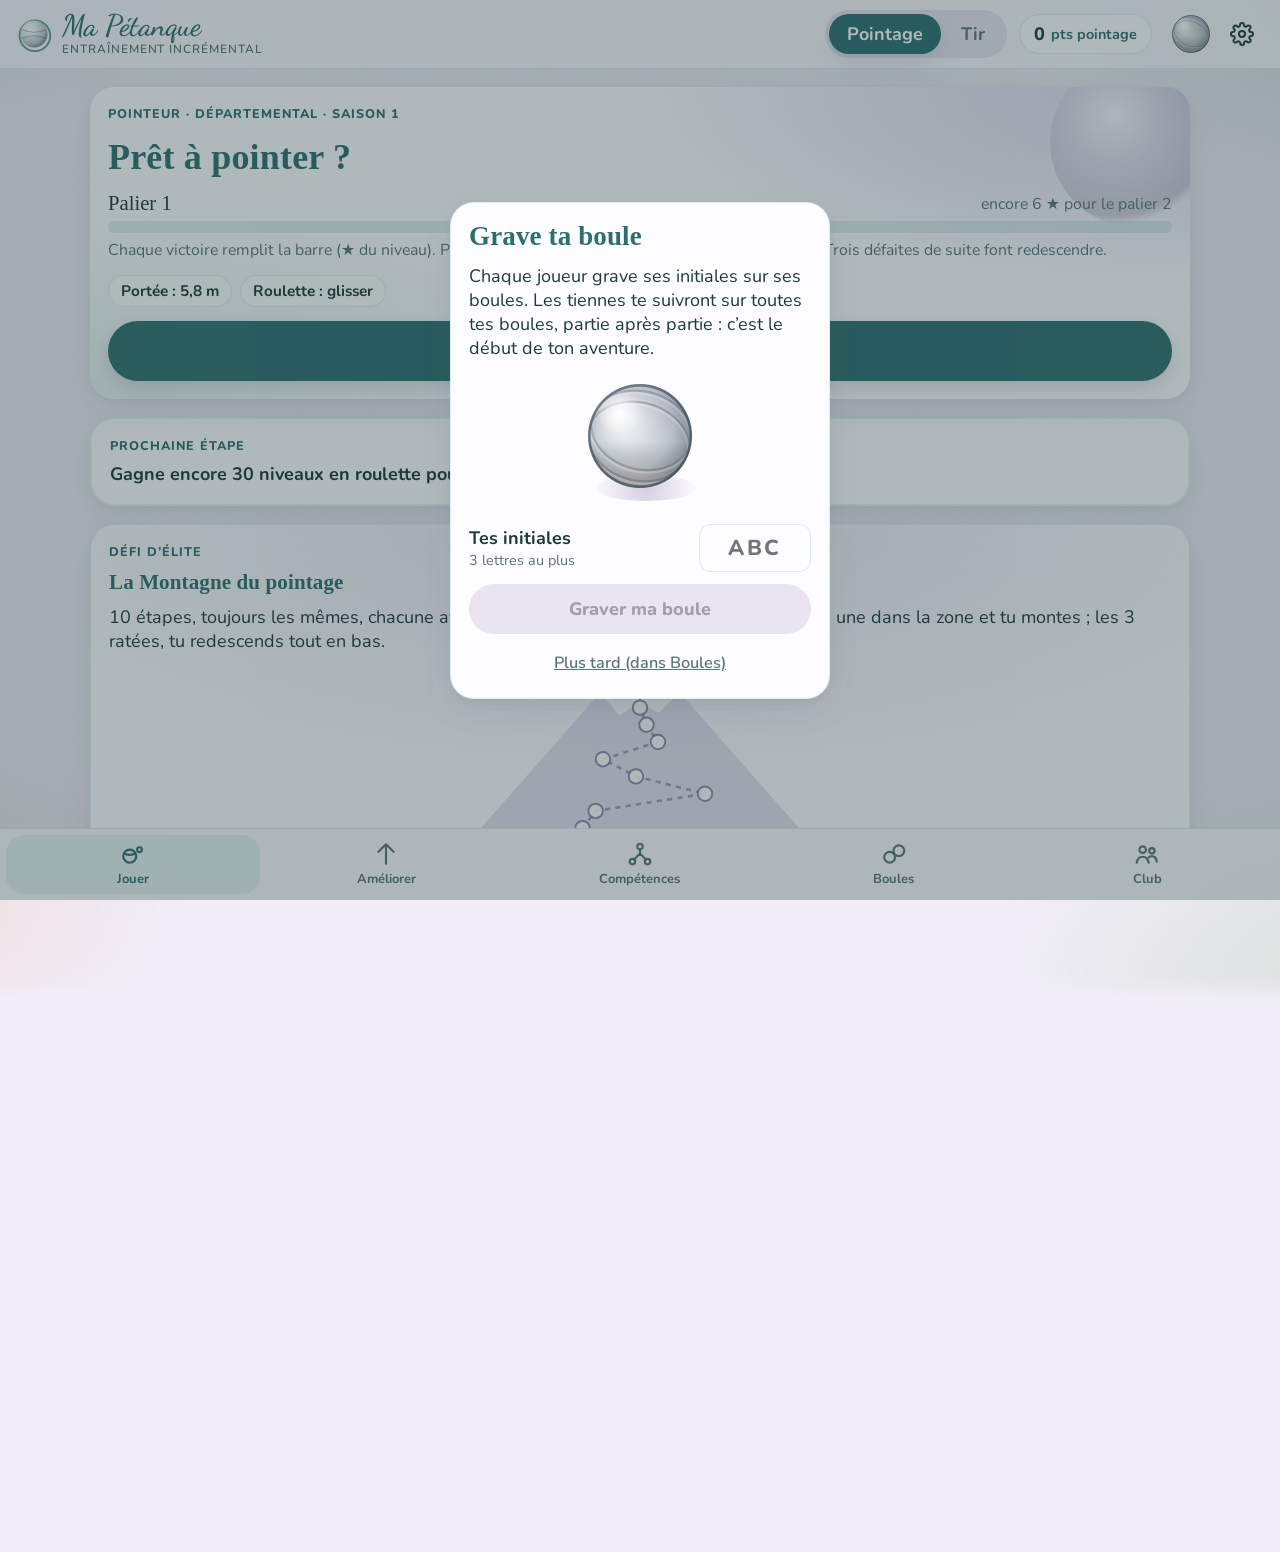
<file: index.html>
<!doctype html>
<html lang="fr">
<head>
<meta charset="utf-8">
<meta name="viewport" content="width=device-width, initial-scale=1">
<title>Ma Pétanque</title>
<meta http-equiv="refresh" content="0; url=ma-petanque/">
</head>
<body><p><a href="ma-petanque/">Ma Pétanque</a></p></body>
</html>
</file>
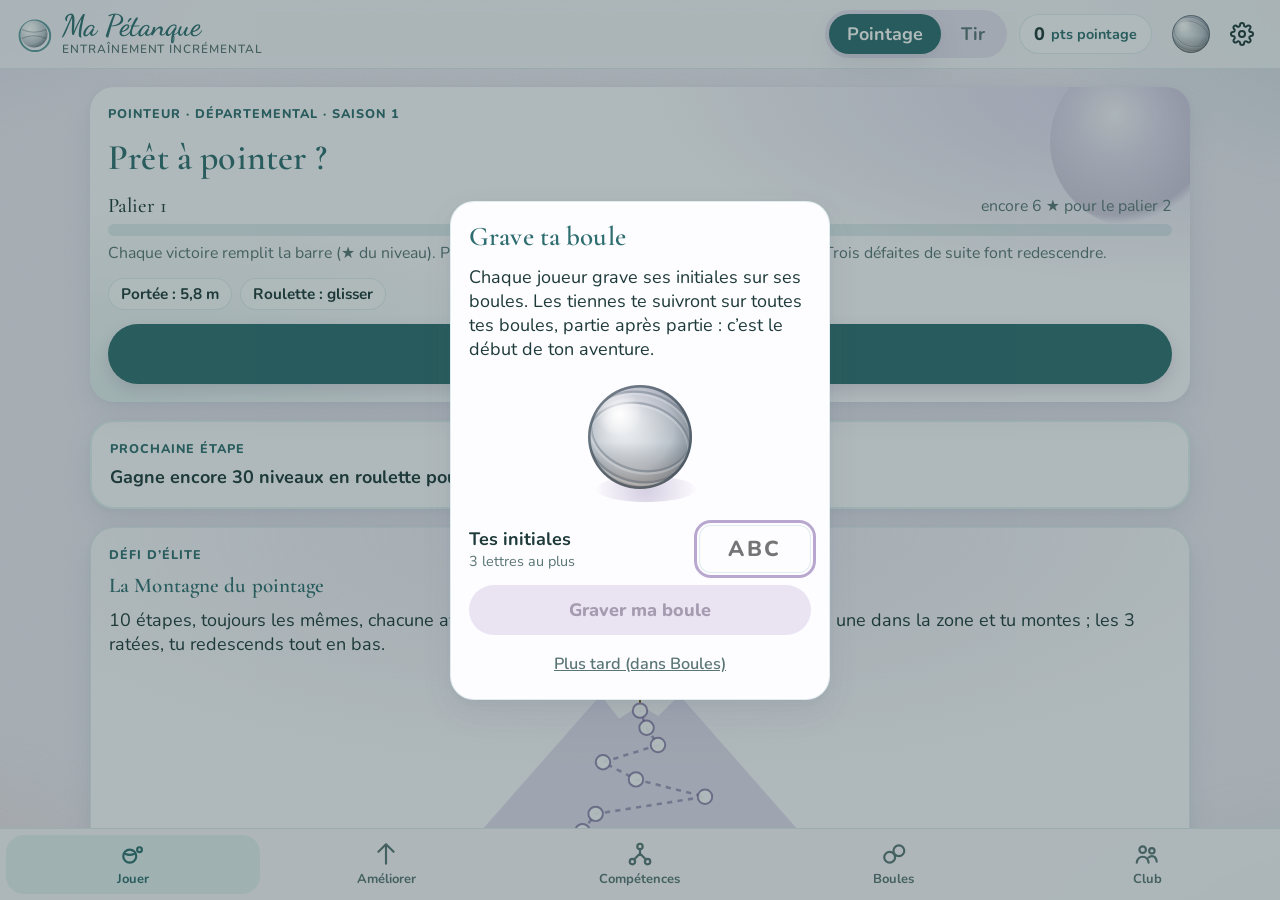
<file: ma-petanque/index.html>
<!doctype html>
<html lang="fr">
<head>
<meta charset="utf-8">
<meta name="viewport" content="width=device-width, initial-scale=1, maximum-scale=1, user-scalable=no, viewport-fit=cover">
<meta name="theme-color" content="#f2eef8">
<title>Ma Pétanque</title>
<link rel="stylesheet" href="polices/polices.css">
<link rel="stylesheet" href="jeu.css">
</head>
<body>
<div class="appli" id="appli" data-vue="pointage">
  <header class="entete">
    <div class="marque">
      <svg viewBox="0 0 40 40" aria-hidden="true">
        <defs><radialGradient id="gm" cx="35%" cy="32%" r="70%"><stop offset="0" stop-color="#fff"/><stop offset=".3" stop-color="#eef1f4"/><stop offset=".78" stop-color="#bcc4cc"/><stop offset="1" stop-color="#7f8a94"/></radialGradient></defs>
        <circle cx="21" cy="22" r="17" fill="none" stroke="#44898c" stroke-width="2.2" opacity=".85"/>
        <circle cx="20" cy="20" r="15" fill="url(#gm)"/><path d="M6.5 15c8 4 19 4 27 0M6.5 25c8-4 19-4 27 0" fill="none" stroke="rgba(30,58,58,.3)" stroke-width="1.2"/>
      </svg>
      <div><h1>Ma Pétanque</h1><small>Entraînement incrémental</small></div>
    </div>
    <div class="bascule" role="group" aria-label="Discipline">
      <button type="button" data-d="pointage" aria-pressed="true">Pointage</button>
      <button type="button" data-d="tir" aria-pressed="false">Tir</button>
    </div>
    <div class="porte-monnaie" title="Points de la discipline"><span id="points">0</span><span class="unite" id="unite">pts</span></div>
    <button type="button" class="icone-bouton jouer-vite" id="jouer-vite" aria-label="Lancer une boule" title="Lancer une boule"></button>
    <button type="button" class="icone-bouton" id="bouton-reglages" aria-label="Réglages">
      <svg viewBox="0 0 24 24" fill="none" stroke="currentColor" stroke-width="2" stroke-linecap="round" stroke-linejoin="round"><circle cx="12" cy="12" r="3"/><path d="M19.4 15a1.7 1.7 0 0 0 .3 1.8l.1.1a2 2 0 1 1-2.8 2.8l-.1-.1a1.7 1.7 0 0 0-1.8-.3 1.7 1.7 0 0 0-1 1.5V21a2 2 0 1 1-4 0v-.1a1.7 1.7 0 0 0-1.1-1.5 1.7 1.7 0 0 0-1.8.3l-.1.1a2 2 0 1 1-2.8-2.8l.1-.1a1.7 1.7 0 0 0 .3-1.8 1.7 1.7 0 0 0-1.5-1H3a2 2 0 1 1 0-4h.1a1.7 1.7 0 0 0 1.5-1.1 1.7 1.7 0 0 0-.3-1.8l-.1-.1a2 2 0 1 1 2.8-2.8l.1.1a1.7 1.7 0 0 0 1.8.3H9a1.7 1.7 0 0 0 1-1.5V3a2 2 0 1 1 4 0v.1a1.7 1.7 0 0 0 1 1.5 1.7 1.7 0 0 0 1.8-.3l.1-.1a2 2 0 1 1 2.8 2.8l-.1.1a1.7 1.7 0 0 0-.3 1.8V9a1.7 1.7 0 0 0 1.5 1H21a2 2 0 1 1 0 4h-.1a1.7 1.7 0 0 0-1.5 1z"/></svg>
    </button>
  </header>

  <main id="contenu"></main>

  <nav class="onglets" aria-label="Menu">
    <button type="button" data-onglet="jouer" aria-current="page">
      <svg viewBox="0 0 24 24" fill="none" stroke="currentColor" stroke-width="2" stroke-linecap="round"><circle cx="9" cy="14" r="6"/><circle cx="18" cy="8" r="2.2"/><path d="M5 12c2.5 1 5.5 1 8 0"/></svg>
      Jouer
    </button>
    <button type="button" data-onglet="boutique">
      <svg viewBox="0 0 24 24" fill="none" stroke="currentColor" stroke-width="2" stroke-linecap="round" stroke-linejoin="round"><path d="M12 3v18M5 10l7-7 7 7"/></svg>
      Améliorer
    </button>
    <button type="button" data-onglet="competences">
      <svg viewBox="0 0 24 24" fill="none" stroke="currentColor" stroke-width="2" stroke-linecap="round" stroke-linejoin="round"><circle cx="12" cy="5" r="2.5"/><circle cx="5" cy="19" r="2.5"/><circle cx="19" cy="19" r="2.5"/><path d="M12 7.5v4M12 11.5 6.5 17M12 11.5l5.5 5.5"/></svg>
      Compétences
    </button>
    <button type="button" data-onglet="boules">
      <svg viewBox="0 0 24 24" fill="none" stroke="currentColor" stroke-width="2"><circle cx="8" cy="15" r="5"/><circle cx="16.5" cy="9" r="5"/></svg>
      Boules
    </button>
    <button type="button" data-onglet="club">
      <svg viewBox="0 0 24 24" fill="none" stroke="currentColor" stroke-width="2" stroke-linecap="round" stroke-linejoin="round"><circle cx="8" cy="8" r="3"/><circle cx="16.5" cy="9" r="2.5"/><path d="M2.5 20c.6-3.4 2.8-5.5 5.5-5.5s4.9 2.1 5.5 5.5M13.5 15.2c.9-.8 1.9-1.2 3-1.2 2.3 0 4 1.8 4.5 5"/></svg>
      Club
    </button>
  </nav>
</div>

<div class="jeu" id="jeu" hidden>
  <canvas class="terrain-jeu" id="toile"></canvas>
  <div class="hud">
    <button type="button" class="icone-bouton" id="quitter" aria-label="Retour au menu">
      <svg viewBox="0 0 24 24" fill="none" stroke="currentColor" stroke-width="2.4" stroke-linecap="round" stroke-linejoin="round"><path d="M15 5l-7 7 7 7"/></svg>
    </button>
    <div class="titre">
      <span class="hud-ligne"><b id="hud-titre">Pointage</b><span class="hud-distance" id="hud-distance"></span></span>
      <span id="hud-defi" class="hud-defi"></span>
      <span class="hud-palier"><span id="hud-palier">Palier 1</span><span class="barre-palier"><i id="hud-xp" style="width:0%"></i></span><span class="serie-mult" id="hud-serie" hidden></span><span id="hud-sous-titre" class="hud-terrain"></span></span>
    </div>
    <div class="porte-monnaie" id="hud-bourse"><span id="hud-points">0</span><span class="unite">pts</span></div>
  </div>
  <div class="commandes" id="commandes">
    <div class="feuille" id="feuille" hidden>
      <div class="puces" id="puces-techniques" aria-label="Technique"></div>
      <div class="puces" id="puces-effets" aria-label="Effet"></div>
    </div>
    <div class="choix">
      <button type="button" class="puce choix-bouton" id="choix-technique" aria-haspopup="true"></button>
      <button type="button" class="puce choix-bouton" id="choix-effet" aria-haspopup="true"></button>
    </div>
    <p class="consigne" id="consigne">Glisse vers le but : la direction vise, la longueur donne la force.</p>
  </div>
  <div class="resultat" id="resultat" hidden></div>
</div>

<script src="js/donnees.js"></script>
<script src="js/economie.js"></script>
<script src="js/physique.js"></script>
<script src="js/relief.js"></script>
<script src="js/niveaux.js"></script>
<script src="js/rendu.js"></script>
<script src="js/vue.js"></script>
<script src="js/son.js"></script>
<script src="js/ecrans.js"></script>
<script src="js/partie.js"></script>
<script src="js/principal.js"></script>
</body>
</html>
</file>
<file: ma-petanque/polices/polices.css>
/* Polices du jeu, aux couleurs de « Prendre soin de son Hêtre », incluses dans l'appli pour marcher hors ligne.
   Cormorant Garamond (titres), Nunito (texte), Dancing Script (nom du jeu) : licence SIL Open Font License 1.1, voir LICENCE.txt. */
@font-face{font-family:'Cormorant Garamond';font-style:normal;font-weight:300 700;font-display:swap;src:url(cormorant-latin-ext.woff2) format('woff2');unicode-range:U+0100-02BA, U+02BD-02C5, U+02C7-02CC, U+02CE-02D7, U+02DD-02FF, U+0304, U+0308, U+0329, U+1D00-1DBF, U+1E00-1E9F, U+1EF2-1EFF, U+2020, U+20A0-20AB, U+20AD-20C4, U+2113, U+2C60-2C7F, U+A720-A7FF}
@font-face{font-family:'Cormorant Garamond';font-style:normal;font-weight:300 700;font-display:swap;src:url(cormorant-latin.woff2) format('woff2');unicode-range:U+0000-00FF, U+0131, U+0152-0153, U+02BB-02BC, U+02C6, U+02DA, U+02DC, U+0304, U+0308, U+0329, U+2000-206F, U+20AC, U+2122, U+2191, U+2193, U+2212, U+2215, U+FEFF, U+FFFD}
@font-face{font-family:'Nunito';font-style:normal;font-weight:300 800;font-display:swap;src:url(nunito-latin-ext.woff2) format('woff2');unicode-range:U+0100-02BA, U+02BD-02C5, U+02C7-02CC, U+02CE-02D7, U+02DD-02FF, U+0304, U+0308, U+0329, U+1D00-1DBF, U+1E00-1E9F, U+1EF2-1EFF, U+2020, U+20A0-20AB, U+20AD-20C4, U+2113, U+2C60-2C7F, U+A720-A7FF}
@font-face{font-family:'Nunito';font-style:normal;font-weight:300 800;font-display:swap;src:url(nunito-latin.woff2) format('woff2');unicode-range:U+0000-00FF, U+0131, U+0152-0153, U+02BB-02BC, U+02C6, U+02DA, U+02DC, U+0304, U+0308, U+0329, U+2000-206F, U+20AC, U+2122, U+2191, U+2193, U+2212, U+2215, U+FEFF, U+FFFD}
@font-face{font-family:'Dancing Script';font-style:normal;font-weight:400 700;font-display:swap;src:url(dancing-latin-ext.woff2) format('woff2');unicode-range:U+0100-02BA, U+02BD-02C5, U+02C7-02CC, U+02CE-02D7, U+02DD-02FF, U+0304, U+0308, U+0329, U+1D00-1DBF, U+1E00-1E9F, U+1EF2-1EFF, U+2020, U+20A0-20AB, U+20AD-20C4, U+2113, U+2C60-2C7F, U+A720-A7FF}
@font-face{font-family:'Dancing Script';font-style:normal;font-weight:400 700;font-display:swap;src:url(dancing-latin.woff2) format('woff2');unicode-range:U+0000-00FF, U+0131, U+0152-0153, U+02BB-02BC, U+02C6, U+02DA, U+02DC, U+0304, U+0308, U+0329, U+2000-206F, U+20AC, U+2122, U+2191, U+2193, U+2212, U+2215, U+FEFF, U+FFFD}
</file>
<file: ma-petanque/jeu.css>
/* Ma Pétanque — habillage aquarelle aux couleurs de « Prendre soin de son Hêtre » : bleu-canard (pointage), prune (tir), lavande, feuille, ambre. */
:root {
  /* Palette de « Prendre soin de son Hêtre » : bleu-canard, lavande, feuille, ambre, sur lavande très clair. */
  --papier: #f2eef8;
  --papier-fonce: #e9e3f2;
  --carte: #fdfcff;
  --encre: #1e3a3a;
  --encre-douce: #5a7575;
  --trait: rgba(26, 122, 122, 0.12);
  --canard: #44898c;
  --canard-fonce: #2f6e70;
  --canard-pale: #e4f0f0;
  --prune: #9a88c0;
  --prune-fonce: #6e5d93;
  --prune-pale: #efe9f8;
  --lavande: #b8a8d0;
  --lavande-fonce: #7a6a9a;
  --lavande-pale: #f0eaf8;
  --feuille: #7aaa6a;
  --feuille-pale: #eef6ea;
  --ambre: #d4956a;
  --rose: #c05070;
  --or: #e0b25e;
  --or-pale: #fbefd8;
  --ombre: 0 2px 6px rgba(26, 122, 122, 0.06), 0 12px 30px rgba(90, 74, 122, 0.10);
  --rayon: 24px;
  --accent: var(--canard);
  --accent-fonce: var(--canard-fonce);
  --accent-pale: var(--canard-pale);
  --haut: env(safe-area-inset-top, 0px);
  --bas: env(safe-area-inset-bottom, 0px);
  --gauche: env(safe-area-inset-left, 0px);
  --droite: env(safe-area-inset-right, 0px);
  --titre: 'Cormorant Garamond', Georgia, 'Noto Serif', serif;
  --texte: 'Nunito', system-ui, -apple-system, 'Segoe UI', Roboto, sans-serif;
  --signature: 'Dancing Script', 'Cormorant Garamond', cursive;
  /* Grain de papier aquarelle. */
  --grain: url("data:image/svg+xml,%3Csvg xmlns='http://www.w3.org/2000/svg' width='180' height='180'%3E%3Cfilter id='f'%3E%3CfeTurbulence type='fractalNoise' baseFrequency='0.9' numOctaves='3' stitchTiles='stitch'/%3E%3CfeColorMatrix values='0 0 0 0 0.3 0 0 0 0 0.35 0 0 0 0 0.45 0 0 0 0.08 0'/%3E%3C/filter%3E%3Crect width='180' height='180' filter='url(%23f)'/%3E%3C/svg%3E");
  color-scheme: light;
}
[data-vue="tir"] { --accent: var(--prune); --accent-fonce: var(--prune-fonce); --accent-pale: var(--prune-pale); }

* { box-sizing: border-box; -webkit-tap-highlight-color: transparent; }
html, body { margin: 0; height: 100%; }
body {
  font-family: var(--texte);
  font-size: clamp(15px, 1.2vw + 11px, 18px);
  color: var(--encre);
  background-color: var(--papier);
  background-image: var(--grain);
  overscroll-behavior: none;
  user-select: none;
  -webkit-user-select: none;
}
/* Taches d'aquarelle aux bords de l'écran. */
body::before {
  content: ''; position: fixed; inset: -10%; pointer-events: none; z-index: 0;
  background:
    radial-gradient(38% 30% at 0% 0%, rgba(184, 168, 208, 0.45), transparent 70%),
    radial-gradient(34% 26% at 100% 8%, rgba(68, 137, 140, 0.20), transparent 70%),
    radial-gradient(40% 30% at 100% 100%, rgba(122, 170, 106, 0.22), transparent 70%),
    radial-gradient(30% 24% at 0% 92%, rgba(212, 149, 106, 0.18), transparent 70%);
  filter: blur(8px);
}
button { font: inherit; color: inherit; cursor: pointer; }
h1, h2, h3 { font-family: var(--titre); font-weight: 600; margin: 0; letter-spacing: 0.005em; text-wrap: balance; color: var(--canard-fonce); }
[hidden] { display: none !important; }
:focus-visible { outline: 3px solid var(--lavande); outline-offset: 2px; }

/* ---------- Structure : en-tête, contenu, onglets ---------- */
.appli { position: relative; z-index: 1; display: grid; grid-template-rows: auto 1fr auto; height: 100%; }
.entete {
  display: grid; grid-template-columns: 1fr auto auto; grid-template-areas: "marque jouer reglages" "bascule monnaie monnaie"; align-items: center; gap: 8px 12px;
  padding: calc(10px + var(--haut)) calc(16px + var(--droite)) 10px calc(16px + var(--gauche));
  background: rgba(253, 252, 255, 0.72); backdrop-filter: blur(6px);
  border-bottom: 1px solid var(--trait);
}
.marque { grid-area: marque; display: flex; align-items: center; gap: 10px; min-width: 0; }
.entete .bascule { grid-area: bascule; justify-self: start; }
.entete .porte-monnaie { grid-area: monnaie; justify-self: end; }
#bouton-reglages { grid-area: reglages; justify-self: end; }
/* Raccourci « Jouer » : ta boule, à côté des réglages ; un appui lance une boule. */
.jouer-vite { grid-area: jouer; width: 48px; height: 48px; transition: transform 0.12s ease; }
.jouer-vite:active { transform: scale(0.9); }
.jouer-vite canvas { width: 42px; height: 42px; }
@media (min-width: 720px) {
  .entete { grid-template-columns: 1fr auto auto auto auto; grid-template-areas: "marque bascule monnaie jouer reglages"; }
}
.marque svg { width: 36px; height: 36px; flex: none; }
.marque h1 { font-family: var(--signature); font-weight: 600; font-size: 1.65em; color: var(--canard-fonce); line-height: 1; }
.marque small { display: block; font-family: var(--texte); font-weight: 600; color: var(--encre-douce); font-size: 0.66em; letter-spacing: 0.08em; text-transform: uppercase; white-space: nowrap; overflow: hidden; text-overflow: ellipsis; }
.bascule { display: inline-flex; background: var(--papier-fonce); border-radius: 999px; padding: 4px; gap: 2px; }
.bascule button {
  border: 0; background: transparent; padding: 8px 18px; border-radius: 999px; font-weight: 700;
  color: var(--encre-douce); min-height: 40px; display: inline-flex; align-items: center; gap: 6px;
}
.bascule button[aria-pressed="true"][data-d="pointage"] { background: var(--canard-fonce); color: #fff; box-shadow: var(--ombre); }
.bascule button[aria-pressed="true"][data-d="tir"] { background: var(--prune-fonce); color: #fff; box-shadow: var(--ombre); }
.porte-monnaie {
  display: inline-flex; gap: 6px; background: var(--carte); border: 1px solid var(--trait);
  border-radius: 999px; padding: 6px 14px; font-weight: 800; font-variant-numeric: tabular-nums; min-height: 40px; align-items: center;
}
.porte-monnaie .unite { font-weight: 700; color: var(--accent-fonce); font-size: 0.8em; }
.porte-monnaie.pulse { animation: pulse 0.5s ease-out; }
@keyframes pulse { 40% { transform: scale(1.12); background: var(--or-pale); } }
.icone-bouton { border: 0; background: transparent; width: 44px; height: 44px; border-radius: 50%; display: grid; place-items: center; }
.icone-bouton:active { background: var(--papier-fonce); }
.icone-bouton svg { width: 24px; height: 24px; }

main { overflow-y: auto; -webkit-overflow-scrolling: touch; padding: 18px calc(16px + var(--droite)) 26px calc(16px + var(--gauche)); }
.ecran { max-width: 1100px; margin: 0 auto; display: grid; gap: 18px; }
.ecran > h2 { font-size: 1.45em; }
.intro { color: var(--encre-douce); margin: -8px 0 0; line-height: 1.45; }

.onglets {
  display: grid; grid-template-columns: repeat(5, 1fr);
  background: rgba(253, 252, 255, 0.85); backdrop-filter: blur(6px); border-top: 1px solid var(--trait);
  padding: 6px calc(6px + var(--droite)) calc(6px + var(--bas)) calc(6px + var(--gauche));
}
.onglets button {
  border: 0; background: transparent; padding: 6px 4px; border-radius: 18px; min-height: 56px;
  display: flex; flex-direction: column; align-items: center; justify-content: center; gap: 3px;
  font-size: 0.72em; font-weight: 700; color: var(--encre-douce); min-width: 0;
}
.onglets svg { width: 26px; height: 26px; }
.onglets button[aria-current="page"] { color: var(--accent-fonce); background: var(--accent-pale); }

/* Paysage bas (téléphone couché) : les onglets passent sur le côté. */
@media (orientation: landscape) and (max-height: 560px) {
  .appli { grid-template-columns: auto 1fr; grid-template-rows: auto 1fr; }
  .entete { grid-column: 1 / -1; padding-top: calc(6px + var(--haut)); padding-bottom: 6px; }
  .onglets { grid-row: 2; grid-column: 1; grid-template-columns: none; grid-auto-rows: 1fr; border-top: 0; border-right: 1px solid var(--trait); padding: 4px 4px calc(4px + var(--bas)) calc(4px + var(--gauche)); width: 96px; }
  main { grid-row: 2; grid-column: 2; }
}

/* ---------- Cartes ---------- */
.carte { background: var(--carte); border: 1px solid var(--trait); border-radius: var(--rayon); box-shadow: var(--ombre); padding: 18px; }
.grille { display: grid; gap: 16px; grid-template-columns: repeat(auto-fill, minmax(min(100%, 290px), 1fr)); }
.ligne { display: flex; align-items: center; gap: 12px; }
.ligne.espace { justify-content: space-between; }
.discret { color: var(--encre-douce); font-size: 0.88em; }
.etiquette { display: inline-block; font-size: 0.7em; font-weight: 800; letter-spacing: 0.08em; text-transform: uppercase; color: var(--accent-fonce); }

.bouton {
  border: 0; border-radius: 999px; padding: 12px 22px; font-weight: 800; min-height: 50px;
  background: var(--accent-fonce); color: #fff; box-shadow: 0 6px 16px rgba(90, 74, 122, 0.18);
  display: inline-flex; align-items: center; justify-content: center; gap: 8px; text-align: center;
  transition: transform 0.12s ease;
}
.bouton:active { transform: scale(0.97); }
.bouton.secondaire { background: var(--carte); color: var(--accent-fonce); border: 1.5px solid var(--accent); box-shadow: none; }
.bouton.large { width: 100%; }
.bouton.grand { font-size: 1.12em; min-height: 60px; }
.bouton:disabled { background: var(--papier-fonce); color: #a59cb0; box-shadow: none; cursor: default; transform: none; }
.bouton.secondaire:disabled { background: transparent; border-color: var(--papier-fonce); }
.prix { font-variant-numeric: tabular-nums; }

/* Accueil d'une discipline : lavis d'aquarelle. */
.heros {
  position: relative; overflow: hidden; border: 0;
  background:
    radial-gradient(70% 90% at 100% 0%, rgba(183, 166, 220, 0.45), transparent 70%),
    radial-gradient(60% 80% at 0% 100%, var(--accent-pale), transparent 75%),
    var(--carte);
  display: grid; gap: 14px;
}
.heros::after {
  content: ''; position: absolute; right: -30px; top: -30px; width: 170px; height: 170px; border-radius: 50%;
  background: radial-gradient(circle at 38% 34%, rgba(255,255,255,0.95), rgba(220,214,232,0.7) 30%, rgba(150,140,170,0.45) 65%, transparent 71%);
  filter: blur(0.5px); pointer-events: none; opacity: 0.8;
}
.heros h2 { font-size: 2em; position: relative; z-index: 1; }
.heros > * { position: relative; z-index: 1; }
.pastilles { display: flex; flex-wrap: wrap; gap: 8px; }
.pastille { background: rgba(255, 255, 255, 0.7); border: 1px solid var(--trait); border-radius: 999px; padding: 5px 12px; font-size: 0.85em; font-weight: 700; }
.actions { display: grid; gap: 10px; grid-template-columns: repeat(auto-fit, minmax(min(100%, 200px), 1fr)); position: relative; z-index: 1; }

/* Palier et barre de progression */
.palier { display: grid; gap: 6px; }
.palier .ligne b { font-family: var(--titre); font-weight: 500; font-size: 1.15em; }
.barre-palier { height: 12px; border-radius: 99px; background: rgba(26, 122, 122, 0.12); overflow: hidden; }
.barre-palier i { display: block; height: 100%; border-radius: inherit; background: linear-gradient(90deg, var(--accent), var(--lavande)); transition: width 0.6s ease; }
.saison { display: grid; gap: 10px; background: radial-gradient(80% 100% at 100% 0%, var(--or-pale), transparent 70%), var(--carte); }
.parcours-carte { display: grid; gap: 10px; }
.montagne-carte { display: grid; gap: 10px; background: radial-gradient(90% 80% at 50% 0%, rgba(184,168,208,0.22), transparent 70%), var(--carte); }
.montagne-carte p, .montagne-carte h3 { margin: 0; }
.montagne-dessin svg { display: block; width: 100%; max-width: 420px; height: auto; margin: 0 auto; }
.couleurs-carte { display: grid; gap: 10px; }
.couleurs-carte p, .couleurs-carte h3 { margin: 0; }
.resultat .conseil { display: grid; gap: 8px; padding: 10px 12px; border-radius: 14px; background: rgba(224,178,94,0.16); border: 1px solid rgba(196,143,44,0.35); }
.resultat .conseil p { margin: 0; font-weight: 600; font-size: 0.9em; color: var(--encre); }
.resultat .conseil .bouton { justify-self: start; min-height: 40px; padding: 6px 16px; }
.gravure { display: grid; gap: 12px; justify-items: stretch; max-width: 380px; width: calc(100% - 32px); }
.gravure h2, .gravure p { margin: 0; }
.gravure .gravure-boule { width: 140px; height: 140px; justify-self: center; }
.lien-discret { border: 0; background: none; color: var(--encre-douce); font: 600 0.9em var(--texte); text-decoration: underline; padding: 6px; cursor: pointer; }
.initiales { display: flex; align-items: center; justify-content: space-between; gap: 12px; }
.initiales span { display: grid; }
.initiales small { color: var(--encre-douce); font-size: 0.8em; }
.initiales input { width: 5.2em; font: 800 1.2em var(--texte); letter-spacing: 0.12em; text-align: center; text-transform: uppercase; padding: 8px; border-radius: 12px; border: 1.5px solid var(--trait); background: var(--carte); color: var(--encre); }
.couleurs { display: grid; grid-template-columns: repeat(auto-fill, minmax(96px, 1fr)); gap: 8px; }
.couleur { display: grid; justify-items: center; gap: 2px; padding: 8px 4px; border-radius: 14px; border: 1.5px solid rgba(110,93,147,0.18); background: rgba(255,255,255,0.7); font: inherit; color: var(--encre); cursor: pointer; }
.couleur canvas { width: 44px; height: 44px; }
.couleur b { font-size: 0.8em; }
.couleur small { font-size: 0.7em; color: var(--encre-douce); text-align: center; line-height: 1.2; }
.couleur.choisie { border-color: var(--accent); box-shadow: 0 0 0 2px rgba(47,110,112,0.25); }
.couleur:disabled { opacity: 0.75; cursor: default; }
.parcours-carte p, .parcours-carte h3 { margin: 0; }
.trophees { font-family: var(--titre); font-size: 1.3em; }

.stats { display: grid; grid-template-columns: repeat(auto-fit, minmax(120px, 1fr)); gap: 10px; }
.stat { background: var(--accent-pale); border-radius: 18px; padding: 10px 12px; }
.stat b { display: block; font-size: 1.35em; font-variant-numeric: tabular-nums; font-family: var(--titre); font-weight: 500; }
.stat span { font-size: 0.8em; color: var(--encre-douce); }

/* Terrains */
.terrains { display: grid; gap: 10px; grid-template-columns: repeat(auto-fill, minmax(min(100%, 140px), 1fr)); }
.terrain {
  border: 2px solid transparent; border-radius: 18px; padding: 0; overflow: hidden; text-align: left; background: var(--carte);
  box-shadow: var(--ombre); display: grid; grid-template-rows: auto auto;
}
.terrain canvas { width: 100%; height: auto; aspect-ratio: 8 / 3; display: block; }
.terrain .texte { padding: 8px 10px 10px; display: grid; gap: 2px; }
.terrain b { font-size: 0.95em; }
.terrain.bloque canvas { filter: grayscale(0.6) opacity(0.7); }
div.terrain { cursor: default; }

.liste-lancers { display: grid; gap: 6px; }
.lancer { display: grid; grid-template-columns: 86px 1fr auto; align-items: center; gap: 10px; padding: 8px 12px; border-radius: 14px; background: var(--accent-pale); }
.lancer .geste { font-size: 0.68em; font-weight: 800; letter-spacing: 0.07em; text-transform: uppercase; color: var(--accent-fonce); }
.lancer.bloque { background: var(--papier); opacity: 0.75; }

/* Compétences */
.branches { display: flex; gap: 8px; overflow-x: auto; padding-bottom: 4px; scrollbar-width: none; }
.branches button { flex: none; border: 1.5px solid var(--trait); background: var(--carte); border-radius: 999px; padding: 8px 16px; font-weight: 700; min-height: 44px; color: var(--encre-douce); }
.branches button[aria-pressed="true"] { background: var(--accent-fonce); border-color: var(--accent-fonce); color: #fff; }
.arbre { display: grid; gap: 14px; grid-template-columns: repeat(auto-fill, minmax(min(100%, 320px), 1fr)); }
.amelioration { display: grid; gap: 10px; align-content: start; }
.amelioration h3 { font-size: 1.12em; }
.amelioration p { margin: 0; color: var(--encre-douce); font-size: 0.92em; line-height: 1.45; }
.niveau { display: flex; align-items: center; gap: 10px; font-variant-numeric: tabular-nums; font-weight: 800; font-size: 0.9em; }
.jauge { flex: 1; height: 8px; border-radius: 99px; background: rgba(26, 122, 122, 0.12); overflow: hidden; }
.jauge i { display: block; height: 100%; background: linear-gradient(90deg, var(--accent), var(--lavande)); border-radius: inherit; }
.verrou { color: var(--lavande-fonce); font-weight: 700; font-size: 0.86em; display: flex; gap: 6px; align-items: center; }
.amelioration.bloquee { opacity: 0.75; }
.amelioration.max .bouton { background: var(--or); color: #5a4420; box-shadow: none; }

/* Boules */
.boule-carte { display: grid; grid-template-columns: 96px 1fr; gap: 14px; align-items: start; }
.boule-carte canvas { width: 96px; height: 96px; }
.boule-carte h3 { font-size: 1.12em; }
.boule-carte.equipee { outline: 2.5px solid var(--accent); }
.barres { display: grid; gap: 4px; margin: 8px 0; font-size: 0.78em; }
.barre { display: grid; grid-template-columns: 82px 1fr 54px; align-items: center; gap: 8px; }
.barre .jauge { height: 6px; }
.barre b { text-align: right; font-variant-numeric: tabular-nums; white-space: nowrap; }
.barre b small { font-size: 0.85em; font-weight: 800; }
.barre b small.plus { color: #3f8a52; }
.barre b small.moins { color: #b8445f; }
.jauge-reglage { display: flex; }
.jauge-reglage i { border-radius: 0; }
.jauge-reglage i:first-child { border-radius: 99px 0 0 99px; }
.jauge-reglage i.ajout { background: #6fb37c; }
.jauge-reglage i.retrait { background: repeating-linear-gradient(135deg, rgba(184,68,95,0.45) 0 3px, rgba(184,68,95,0.12) 3px 6px); }
.reglage-stats { color: var(--accent-fonce); font-weight: 700; }
.affinites { display: flex; flex-wrap: wrap; gap: 4px; margin-bottom: 10px; }
.affinite { font-size: 0.72em; font-weight: 800; padding: 3px 8px; border-radius: 99px; background: var(--papier-fonce); }
.affinite.plus { background: var(--feuille-pale); color: #3f6b33; }
.affinite.moins { background: #fbe9ee; color: #9a3a56; }
.boule-carte .bouton { grid-column: 1 / -1; }

/* ---------- Écran de jeu ---------- */
.jeu { position: fixed; inset: 0; background: var(--papier); z-index: 10; touch-action: none; }
.jeu canvas.terrain-jeu { position: absolute; inset: 0; width: 100%; height: 100%; display: block; }
.hud {
  position: absolute; left: 0; right: 0; top: 0; display: flex; align-items: center; gap: 10px;
  /* Le haut de l'écran est libre (barre d'état cachée) : on ne garde que la marge d'une caméra. */
  padding: calc(6px + min(var(--haut), 26px)) calc(12px + var(--droite)) 8px calc(12px + var(--gauche));
  background: linear-gradient(180deg, rgba(242, 238, 248, 0.95), rgba(242, 238, 248, 0.6) 70%, rgba(242, 238, 248, 0));
  color: var(--encre); pointer-events: none;
}
.hud > * { pointer-events: auto; }
.hud .icone-bouton { background: var(--carte); color: var(--encre); box-shadow: var(--ombre); }
.hud .titre { display: grid; gap: 2px; line-height: 1.15; margin-right: auto; min-width: 0; }
.hud .titre b { font-family: var(--titre); font-weight: 500; font-size: 1.1em; }
.hud .titre span { font-size: 0.8em; color: var(--encre-douce); }
/* Bandeau en trois lignes : titre et distance, défi, palier et terrain. */
.hud-ligne { display: flex; align-items: center; gap: 10px; min-width: 0; }
.hud .titre .hud-distance {
  flex: none; font-family: var(--titre); font-size: 1.25em; font-weight: 600; color: var(--accent-fonce);
  background: rgba(253, 252, 255, 0.92); border-radius: 999px; padding: 0 10px; box-shadow: var(--ombre);
}
.hud .titre .hud-terrain { font-size: 1em; font-weight: 600; min-width: 0; overflow: hidden; text-overflow: ellipsis; white-space: nowrap; }
.hud .titre #hud-defi { white-space: nowrap; overflow: hidden; text-overflow: ellipsis; }
.hud.dore .titre b { color: #a8792a; }
.hud-palier { display: flex; align-items: center; gap: 8px; font-size: 0.75em; font-weight: 800; color: var(--encre-douce); white-space: nowrap; min-width: 0; }
.hud-palier .barre-palier { width: min(120px, 22vw); height: 8px; flex: none; }
.serie-mult { background: var(--or-pale); color: #8a6420; border-radius: 99px; padding: 1px 8px; font-weight: 800; white-space: nowrap; }

.commandes {
  position: absolute; left: 0; right: 0; bottom: 0; display: grid; gap: 6px;
  padding: 10px calc(12px + var(--droite)) calc(8px + var(--bas)) calc(12px + var(--gauche));
  background: linear-gradient(0deg, rgba(242, 238, 248, 0.96), rgba(242, 238, 248, 0.75) 70%, rgba(242, 238, 248, 0));
  color: var(--encre);
}
.commandes { pointer-events: none; }            /* le doigt peut viser jusque sous les commandes */
.commandes .puces, .commandes button { pointer-events: auto; }
.puces { display: flex; gap: 6px; overflow-x: auto; scrollbar-width: none; justify-self: start; max-width: 100%; }
.puces::-webkit-scrollbar { display: none; }
.puce {
  flex: none; border: 1.5px solid var(--trait); background: rgba(253, 252, 255, 0.85); color: var(--encre);
  border-radius: 999px; padding: 7px 14px; font-weight: 700; font-size: 0.88em; min-height: 40px; display: inline-flex; align-items: center; gap: 6px;
}
.puce[aria-pressed="true"] { background: var(--accent-fonce); color: #fff; border-color: var(--accent-fonce); }
.puce:disabled { opacity: 0.45; }
.puce svg { width: 15px; height: 15px; }
.puce.dur small { font-size: 0.72em; font-weight: 800; color: #9a3a56; background: #fbe9ee; border-radius: 99px; padding: 1px 6px; }
.puce.dur[aria-pressed="true"] small { background: rgba(255, 255, 255, 0.85); }
.puce small.boule-manque { font-size: 0.72em; font-weight: 800; color: var(--lavande-fonce); background: var(--lavande-pale, #efe9f8); border-radius: 99px; padding: 1px 6px; }
.puce-titre { flex: none; align-self: center; font-size: 0.7em; font-weight: 800; letter-spacing: 0.07em; text-transform: uppercase; color: var(--encre-douce); padding: 0 2px 0 6px; }
.puce-titre:first-child { padding-left: 0; }
.consigne { font-size: 0.78em; text-align: center; color: var(--encre-douce); margin: 0; white-space: nowrap; overflow: hidden; text-overflow: ellipsis; }
/* Barre compacte : la technique et l'effet en deux boutons ; la liste s'ouvre au-dessus. */
.choix { display: flex; gap: 8px; justify-content: center; }
.choix-bouton { background: var(--carte); box-shadow: var(--ombre); }
.choix-bouton::after { content: '▾'; font-size: 0.8em; opacity: 0.7; }
.choix-bouton:disabled::after { content: none; }
.choix-bouton:disabled { opacity: 1; }
.feuille { display: grid; gap: 8px; padding: 10px; border-radius: 20px; background: rgba(253, 252, 255, 0.97); box-shadow: var(--ombre); pointer-events: auto; }
.feuille .puces { flex-wrap: wrap; justify-content: center; overflow: visible; }

/* Paysage bas : la barre compacte reste en bas à droite, le bandeau tient sur moins de lignes. */
@media (orientation: landscape) and (max-height: 560px) {
  .commandes { left: auto; width: min(420px, 50vw); }
}

.resultat {
  position: absolute; left: 50%; bottom: calc(14px + var(--bas)); transform: translateX(-50%);
  width: min(440px, calc(100% - 24px)); max-height: calc(100% - 90px - var(--haut)); overflow-y: auto;
  background: var(--carte); background-image: var(--grain); border-radius: 26px; padding: 14px 18px;
  box-shadow: 0 14px 40px rgba(90, 74, 122, 0.25);
  display: grid; gap: 8px; animation: monte 0.35s cubic-bezier(.2,.9,.3,1.2); cursor: pointer;
}
@media (orientation: landscape) and (max-height: 560px) {
  .resultat { left: auto; right: calc(12px + var(--droite)); transform: none; top: auto; bottom: calc(10px + var(--bas)); width: min(360px, 42vw); animation: glisse 0.35s ease-out; }
}
@keyframes monte { from { transform: translate(-50%, 30px); opacity: 0; } to { transform: translate(-50%, 0); opacity: 1; } }
@keyframes glisse { from { transform: translateX(30px); opacity: 0; } to { transform: none; opacity: 1; } }
.resultat h2 { font-size: 1.55em; }
.resultat.gagne h2 { color: var(--canard-fonce); }
.resultat.perdu h2 { color: var(--rose); }
.gain-total { font-family: var(--titre); font-weight: 700; font-size: 1.7em; color: var(--canard-fonce); font-variant-numeric: tabular-nums; }
.gains-ligne { display: flex; flex-wrap: wrap; gap: 6px; }
.gains-ligne span { background: var(--papier); border-radius: 99px; padding: 4px 10px; font-size: 0.8em; font-weight: 800; font-variant-numeric: tabular-nums; }
.gains-ligne span.mult { background: var(--or-pale); color: #8a6420; }
.prochain { display: grid; gap: 4px; font-size: 0.82em; font-weight: 700; color: var(--encre-douce); }
.prochain .barre-palier { height: 6px; }
.palier-info { font-weight: 800; font-size: 0.88em; }
.palier-info.monte { color: var(--lavande-fonce); }
.palier-info.baisse { color: var(--rose); }
.suite { margin: 0; text-align: center; font-weight: 800; color: var(--accent-fonce); font-size: 0.9em; animation: respire 1.6s ease-in-out infinite; }
@keyframes respire { 50% { opacity: 0.55; } }

/* Fête du palier */
.fete {
  position: absolute; left: 50%; top: 38%; transform: translate(-50%, -50%); z-index: 5; pointer-events: none;
  background: var(--carte); background-image: var(--grain); border-radius: 30px; padding: 18px 30px; text-align: center;
  box-shadow: 0 18px 50px rgba(90, 74, 122, 0.3); animation: fete 2.2s ease-out forwards;
}
.fete b { display: block; font-family: var(--titre); font-weight: 500; font-size: 2.1em; color: var(--lavande-fonce); white-space: nowrap; }
.fete span { font-weight: 700; color: var(--encre-douce); }
@keyframes fete { 0% { opacity: 0; transform: translate(-50%, -40%) scale(0.8); } 12% { opacity: 1; transform: translate(-50%, -50%) scale(1.05); } 20% { transform: translate(-50%, -50%) scale(1); } 80% { opacity: 1; } 100% { opacity: 0; transform: translate(-50%, -58%); } }

/* Fenêtres (réglages, confirmation) */
.voile { position: fixed; inset: 0; background: rgba(30, 58, 58, 0.35); display: grid; place-items: center; z-index: 30; padding: 16px; }
.fenetre { background: var(--carte); background-image: var(--grain); border-radius: 26px; padding: 22px; width: min(420px, 100%); display: grid; gap: 14px; box-shadow: 0 14px 40px rgba(90, 74, 122, 0.3); max-height: 100%; overflow-y: auto; }
.fenetre-entete { position: sticky; top: -22px; z-index: 2; margin: -22px -22px 0; padding: 16px 22px 10px; display: flex; align-items: center; justify-content: space-between; gap: 12px; background: var(--carte); border-radius: 26px 26px 0 0; box-shadow: 0 6px 10px -10px rgba(90, 74, 122, 0.35); }
.fenetre-entete h2 { margin: 0; }
.fermer-rond { width: 44px; height: 44px; flex: none; border-radius: 50%; border: 1.5px solid var(--trait); background: var(--carte); color: var(--encre); font: 600 1.6em/1 var(--texte); cursor: pointer; }
.curseur { display: grid; gap: 4px; }
.curseur .ligne { font-weight: 700; color: var(--encre-douce); }
.curseur input[type=range] { width: 100%; accent-color: var(--accent-fonce); height: 32px; }
.essai-croix { width: 100%; height: 300px; border-radius: 18px; background: rgba(184,168,208,0.14); border: 1.5px dashed rgba(110,93,147,0.3); touch-action: none; }
.interrupteur { display: flex; justify-content: space-between; align-items: center; gap: 12px; min-height: 48px; }
.interrupteur input { width: 52px; height: 30px; accent-color: var(--accent-fonce); }
.aide { display: grid; gap: 8px; font-size: 0.95em; line-height: 1.5; }
.aide p { margin: 0; }

.toast {
  position: fixed; left: 50%; top: calc(74px + var(--haut)); transform: translateX(-50%); z-index: 40;
  background: var(--encre); color: #fff; padding: 10px 18px; border-radius: 999px; font-weight: 700; font-size: 0.92em;
  box-shadow: var(--ombre); animation: apparait 0.25s ease-out; max-width: calc(100% - 32px); text-align: center;
}
@keyframes apparait { from { opacity: 0; transform: translate(-50%, -10px); } to { opacity: 1; transform: translate(-50%, 0); } }

@media (prefers-reduced-motion: reduce) { * { animation: none !important; transition: none !important; } }

.hud-defi { font-size: 0.78em; font-weight: 700; color: var(--prune-fonce); }
.defi-info { font-weight: 700; font-size: 0.88em; color: var(--encre-douce); }
.defi-info.reussi { color: var(--canard-fonce); }

/* Épreuves : le « boss » qui débloque une technique. */
.epreuve-carte { border: 1.5px solid rgba(122, 106, 154, 0.35); background: linear-gradient(160deg, var(--lavande-pale), var(--carte) 60%); display: grid; gap: 10px; }
.epreuve-carte .etiquette { color: var(--lavande-fonce); }
.epreuve-carte.ouverte { border-color: var(--accent); box-shadow: var(--ombre), 0 0 0 3px var(--accent-pale); }
.epreuve-carte p { margin: 0; }
.hud.epreuve .titre b { color: var(--lavande-fonce); }
.hud.epreuve .hud-defi { color: var(--encre); font-weight: 600; }

/* Achat par lots. */
.lots { display: flex; align-items: center; gap: 6px; flex-wrap: wrap; }
.lots .discret { margin-right: 4px; font-weight: 700; }
.lots button { border: 1.5px solid var(--trait); background: var(--carte); border-radius: 999px; padding: 6px 14px; font-weight: 800; min-height: 40px; color: var(--encre-douce); font-family: var(--texte); }
.lots button[aria-pressed="true"] { background: var(--accent-pale); border-color: var(--accent); color: var(--accent-fonce); }

/* Succès. */
.liste-succes { display: grid; gap: 10px; grid-template-columns: repeat(auto-fill, minmax(260px, 1fr)); }
.succes { display: flex; gap: 12px; align-items: flex-start; padding: 14px 16px; border-radius: 18px; background: var(--carte); border: 1.5px solid var(--trait); opacity: 0.85; }
.succes > div { display: grid; gap: 4px; flex: 1; min-width: 0; }
.succes .medaille { font-size: 1.5em; line-height: 1; color: var(--lavande); }
.succes.obtenu { opacity: 1; border-color: var(--or); background: linear-gradient(160deg, var(--or-pale), var(--carte) 70%); }
.succes.obtenu .medaille { color: var(--or); }
.succes .niveau { display: flex; gap: 8px; align-items: center; }
.succes .niveau .jauge { flex: 1; }

/* Club. */
.club-heros h2 { font-size: 2em; }
.club-heros h2 small { font-size: 0.5em; font-family: var(--texte); color: var(--encre-douce); font-weight: 700; }
.recrue .ligne b.compte { font-family: var(--titre); font-size: 1.5em; color: var(--accent-fonce); }
.elan { color: var(--accent-fonce); font-weight: 800; }
.absence { display: grid; gap: 12px; }
.absence .gros { font-family: var(--titre); font-size: 1.6em; color: var(--canard-fonce); margin: 0; }
.marque > div { min-width: 0; }
.reglage-choix { display: grid; gap: 8px; font-weight: 700; }

/* Boules : techniques permises, terrain, réglage. */
.boule-carte .permet { margin: 6px 0 0; font-size: 0.85em; font-weight: 700; color: var(--encre); }
.boule-carte .specialite { margin: 2px 0 0; font-size: 0.82em; font-weight: 700; color: #3f6b33; }
.reglage-boule { grid-column: 1 / -1; display: grid; gap: 6px; padding: 10px 12px; border-radius: 14px; background: var(--lavande-pale); }
.reglage-ligne { display: grid; grid-template-columns: 1fr auto 2ch auto; gap: 8px; align-items: center; }
.reglage-nom { display: grid; line-height: 1.15; }
.reglage-nom small { color: var(--encre-douce); font-size: 0.78em; }
.reglage-valeur { text-align: center; font-weight: 800; }
.reglage-boule .pas { width: 34px; height: 34px; border-radius: 50%; border: 1.5px solid var(--trait); background: var(--carte); font-weight: 800; font-size: 1.1em; color: var(--encre); }
.reglage-boule .pas:disabled { opacity: 0.35; }
.prochaine-etape { display: grid; gap: 8px; border: 2px solid var(--accent-pale, #e6f0f0); }
.prochaine-etape p { margin: 0; font-weight: 700; }
.prochaine-etape .bouton { justify-self: start; }
.etape-info { font-size: 0.85em; font-weight: 700; color: var(--accent-fonce); }
</file>
